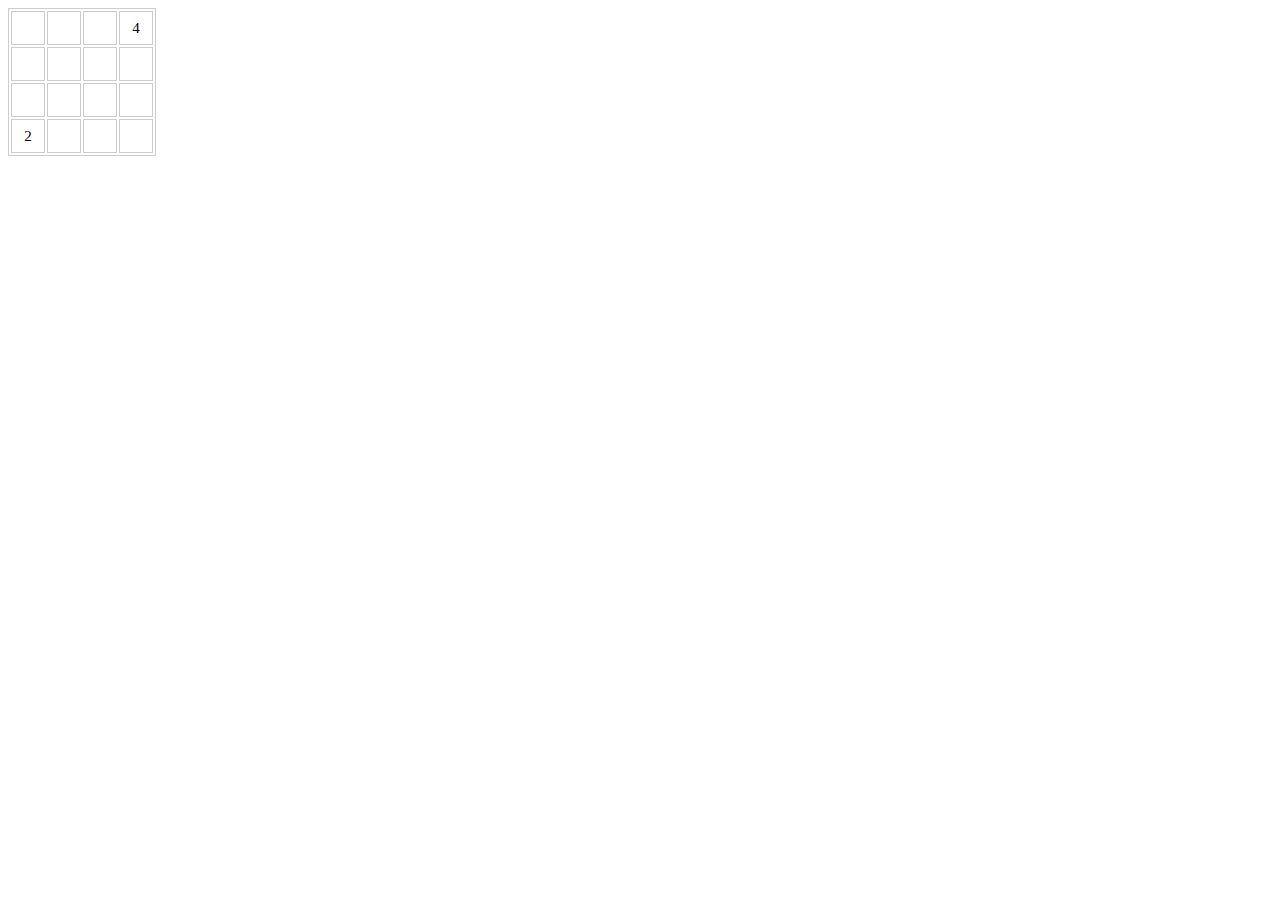
<file: 2048/2048.html>
<!DOCTYPE html>
<html lang="en">
<head>
    <meta charset="UTF-8">
    <title>Title</title>
    <link rel="stylesheet" type="text/css" href="2048.css">
</head>
<body>
<table>
    <tr>
        <td></td>
        <td></td>
        <td></td>
        <td></td>
    </tr>

    <tr>
        <td></td>
        <td></td>
        <td></td>
        <td></td>
    </tr>

    <tr>
        <td></td>
        <td></td>
        <td></td>
        <td></td>
    </tr>

    <tr>
        <td></td>
        <td></td>
        <td></td>
        <td></td>
    </tr>

</table>


<script type="text/javascript" src="2048.js"></script>
</body>
</html>
</file>
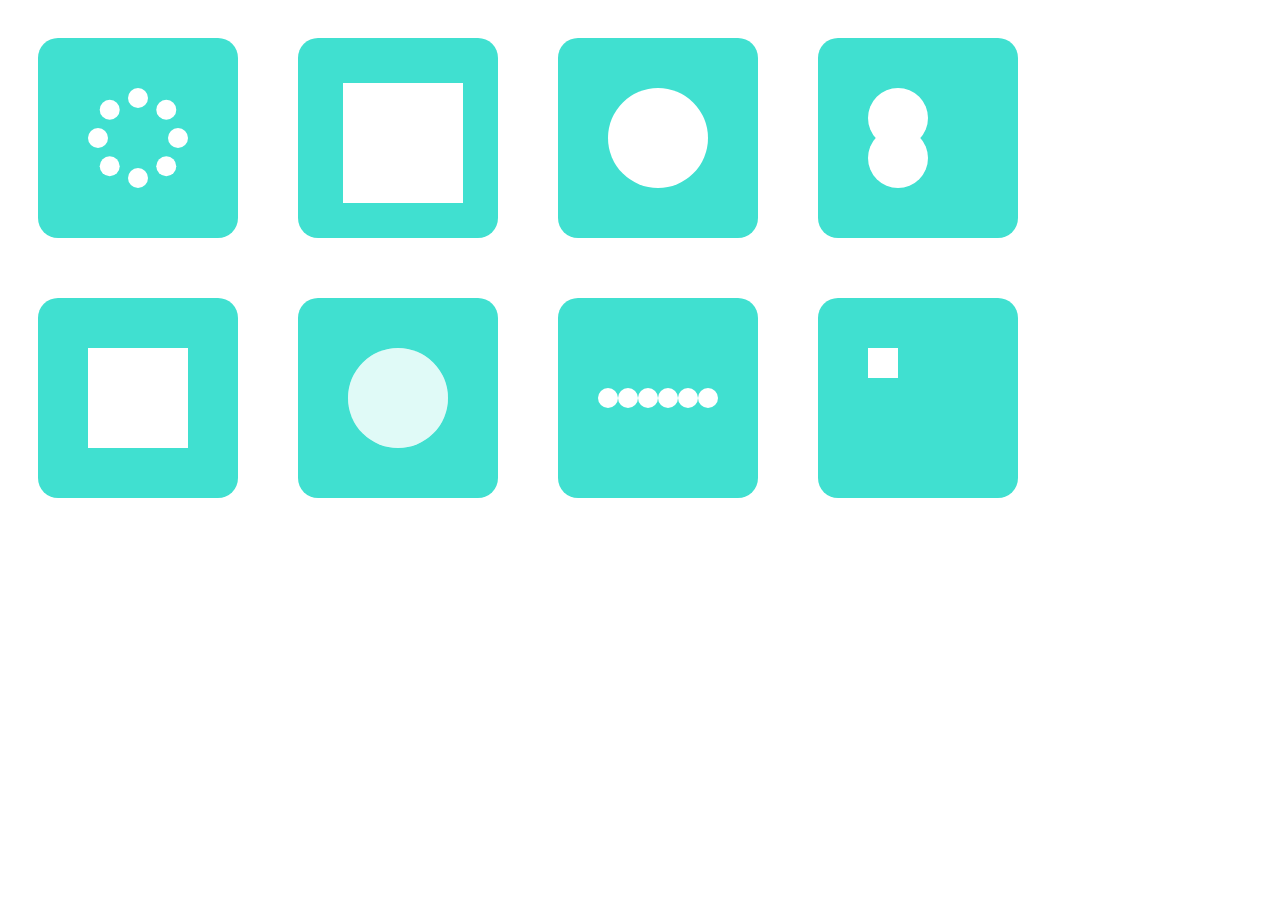
<file: ning/CSS5.html>
<!DOCTYPE html>
<html lang="en">
<head>
    <meta charset="UTF-8">
    <title>Title</title>
    <style type="text/css">
        .subject{
            width: 200px;
            height: 200px;
            border-radius: 20px;
            overflow: hidden;
            float: left;
            background: turquoise;
            margin: 30px 30px;
        }

        .nine{
            width: 100px;
            height: 20px;
            margin: 90px 50px;
            position: absolute;
        }
        .nine2{
            position: absolute;
            transform: rotate(45deg);
        }
        .nine3{
            position: absolute;
            transform: rotate(90deg);
        }
        .nine4{
            position: absolute;
            transform: rotate(135deg);
        }
        .nine-box{
            width: 20px;
            height: 20px;
            border-radius: 100%;
            background: #fff;
            float: left;
            animation: nine 1s infinite ease-in-out;
        }
        .nine-box2{
            float: right;
        }
        .nine-box-1{
            animation-delay: 0.1s;
        }
        .nine-box-2{
            animation-delay: 0.2s;
        }
        .nine-box-3{
            animation-delay: 0.3s;
        }
        .nine-box-4{
            animation-delay: 0.4s;
        }
        .nine-box-5{
            animation-delay: 0.5s;
        }
        .nine-box-6{
            animation-delay: 0.6s;
        }
        .nine-box-7{
            animation-delay: 0.7s;
        }
        .nine-box-8{
            animation-delay: 0.8s;
        }
        @keyframes nine {
            0%{transform: scale(0.7)}
            50%{transform: scale(0)}
            100%{transform: scale(0.7)}
        }

        .six{
            width: 120px;
            height: 120px;
            margin: 45px 45px;
        }
        .six-box{
            width: 40px;
            height: 40px;
            background: #fff;
            float: left;
            animation: six 1.4s infinite ease-in-out;
        }
        .six-box-1{
            animation-delay: -0.1s;
        }
        .six-box-2{
            animation-delay: -0.2s;
        }
        .six-box-3{
            animation-delay: -0.3s;
        }
        .six-box-4{
            animation-delay: -0.4s;
        }
        @keyframes six {
            0%{transform: scale(1)}
            25%{transform: scale(0)}
            50%{transform: scale(1)}
            100%{transform: scale(1)}

        }

        .eight{
            width: 100px;
            height: 100px;
            border-radius: 100%;
            background: #fff;
            margin: 50px 50px;
            animation: eight 1s infinite ease-in-out;
        }
        @keyframes eight{
            0%{transform: scale(0)}
            70%{transform: scale(0.75)}
            100%{opacity: 0}
        }



        .three{
            width: 100px;
            height: 100px;
            margin: 50px 50px;
            position: absolute;
            animation: rotate 2s infinite ease-in-out;
        }
        @keyframes rotate {
            100%{transform: rotate(360deg)}
        }
        .three-box{
            width: 60%;
            height: 60%;
            position:absolute;
            bottom: 0;
            top:0;
            background: #fff;
            border-radius: 100%;
            animation: bounce 2s infinite ease-in-out;
        }
        .three-box2{
            animation-delay: -1.1s;
            top:auto;
            bottom: 0;

        }
        @keyframes bounce {
            0%,100%{transform: scale(-0)}
            50%{transform: scale(1.0)}
        }



        .spinner{
            width: 100px;
            height: 100px;
            background-color: #fff;;
            margin: 0 auto;
            margin-top: 50px;
            animation:rotateplane 2s infinite;
        }
        @keyframes rotateplane {
            0%{transform: rotateX(0deg)rotateY(0deg)}
            50%{transform: rotateX(-180deg)}
            100%{transform:rotateZ(180deg)}
        }


        .one{
            width: 100px;
            height: 100px;
            margin: 0 auto;
            margin-top: 50px;
            position: relative;
        }
        .one div{
            width: 100%;
            height:100%;
            border-radius: 50%;
            background-color: #fff;
            opacity: 0.6;
            position: absolute;
            top: 0;
            left: 0;
        }
        @keyframes bounce{
            0%,100%{transform:scale(0,0)}
            50%{transform: scale(1.0)}
        }
        .one-box1{
            animation:bounce 2.0s infinite ease-in-out;
        }
        .one-box2{
            animation:bounce 2.0s infinite ease-in-out;
            animation-delay: -1s;
        }


        .four{
            margin:90px 40px;
            float: left;
        }
        .fout-box{
            width: 20px;
            height: 20px;
            float: left;
            border-radius: 100%;
            background: #fff;;
            animation: radius 1s infinite ease-in-out;
        }
        @keyframes radius {
            0%,100%{transform: scale(0)}
            50%{transform: scale(1)}
        }
        .font-box2{
            animation-delay: 0.05s;
        }
        .font-box3{
            animation-delay: 0.1s;
        }
        .font-box4{
            animation-delay: 0.15s;
        }
        .font-box5{
            animation-delay: 0.2s;
        }
        .font-box6{
            animation-delay: 0.25s;
        }


        .two-box2{
            margin: 50px 50px;
            width: 30px;
            height: 30px;
            position: absolute;
            background: #fff;
            animation: cubemove 2s infinite ease-in-out;
        }
        @keyframes cubemove {
            25% {
                transform: translateX(70px) rotate(170deg) scale(0.5)
            }
            50% {
                transform: translateX(70PX) translateY(70px) rotate(-170deg)
            }
            75% {
                transform: translateX(0PX) translateY(70PX) rotate(170deg)scale(0.5)
            }
            100%{rotate(-360deg)}
        }
        .two-box{
            animation-delay: -1s;
        }





    </style>

</head>
<body>
<div class="subject">
    <div class="nine">
        <div class="nine-box nine-box-1"></div><div class="nine-box nine-box2 nine-box-5"></div>
    </div>
    <div class="nine nine2">
        <div class="nine-box nine-box-2"></div><div class="nine-box nine-box2 nine-box-6"></div>
    </div>
    <div class="nine nine3">
        <div class="nine-box nine-box-3"></div><div class="nine-box nine-box2 nine-box-7"></div>
    </div>
    <div class="nine nine4">
        <div class="nine-box nine-box-4"></div><div class="nine-box nine-box2 nine-box-8"></div>
    </div>
</div>

<div class="subject">
    <div class="six">
        <div class="six-box six-box-2"></div>
        <div class="six-box six-box-1"></div>
        <div class="six-box"></div>
        <div class="six-box six-box-3"></div>
        <div class="six-box six-box-2"></div>
        <div class="six-box six-box-1"></div>
        <div class="six-box six-box-4"></div>
        <div class="six-box six-box-3"></div>
        <div class="six-box six-box-2"></div>
    </div>
</div>

<div class="subject">
    <div class="eight"></div>
</div>


<div class="subject">
    <div class="three">
        <div class="three-box"></div>
        <div class="three-box three-box2"></div>
    </div>
</div>


<div class="subject">
    <div class="spinner rotateplane"></div>
</div>

<div class="subject">
    <div class="one">
        <div class="one-box1"></div>
        <div class="one-box2"></div>
    </div>
</div>


<div class="subject">
    <div class="four">
        <div class="fout-box"></div>
        <div class="fout-box font-box2"></div>
        <div class="fout-box font-box3"></div>
        <div class="fout-box font-box4"></div>
        <div class="fout-box font-box5"></div>
        <div class="fout-box  font-box6"></div>
    </div>
</div>


<div class="subject">
    <div class="two">
        <div class="two-box2"></div>
        <div class="two-box two-box2"></div>
    </div>
</div>

</body>
</html>
</file>
<file: 2048/2048.css>
table{
    border:1px solid #ccc;
}


td{
    border: 1px solid #ccc;
    width: 30px;
    height: 30px;
    text-align:center;
    vertical-align: middle;
    font-size: 15px;
}
</file>
